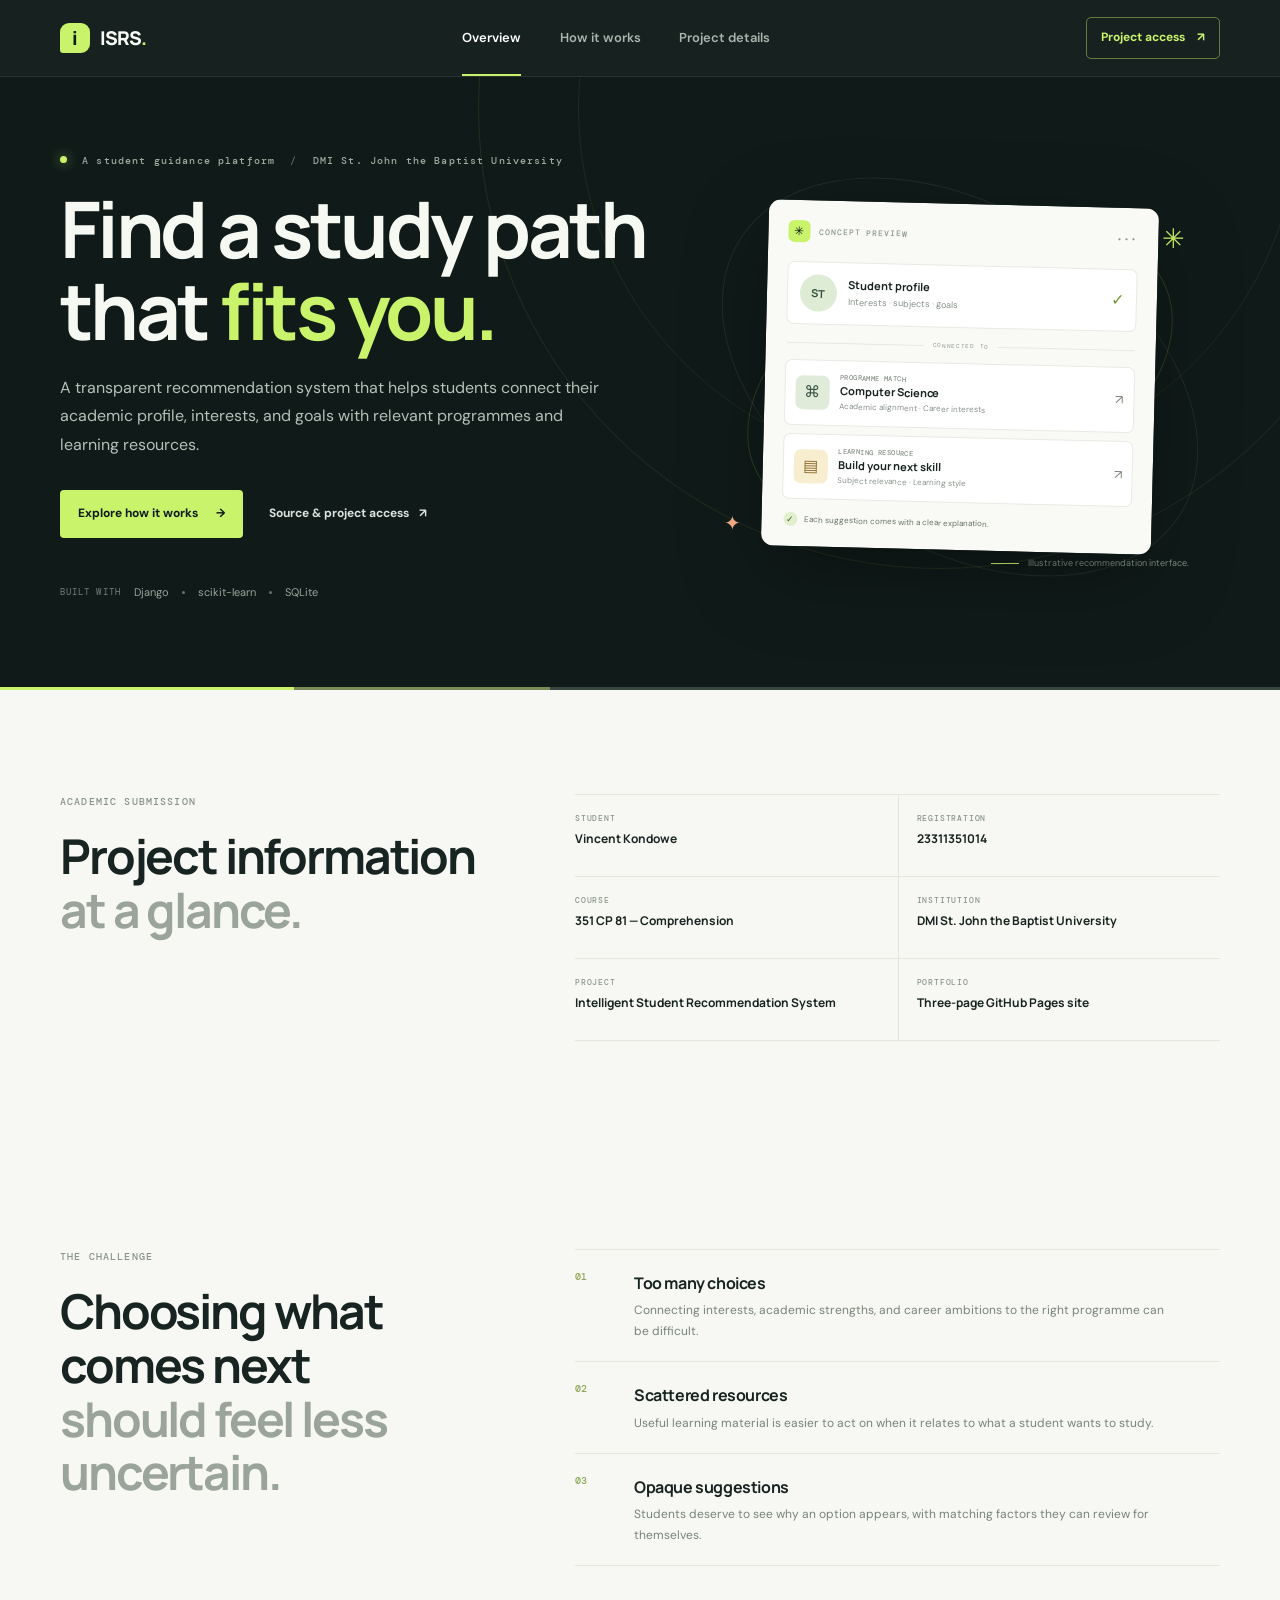
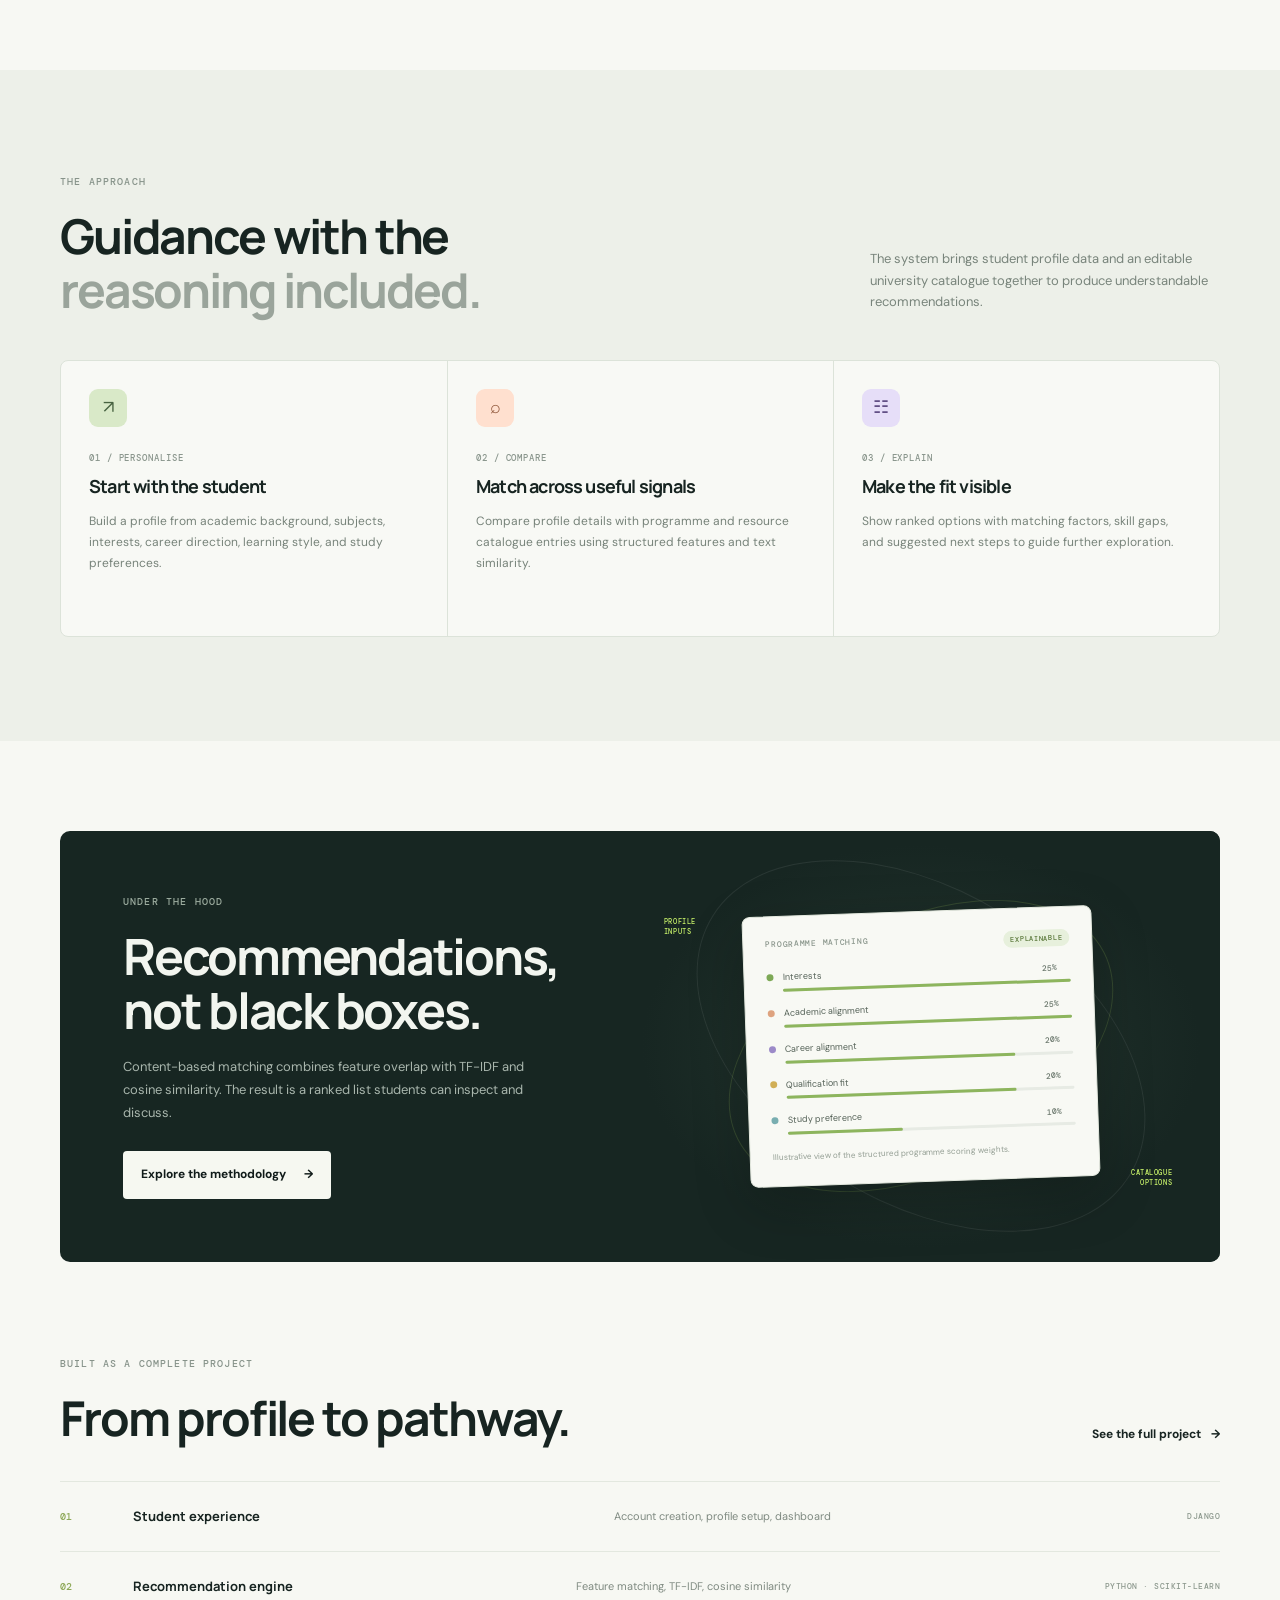
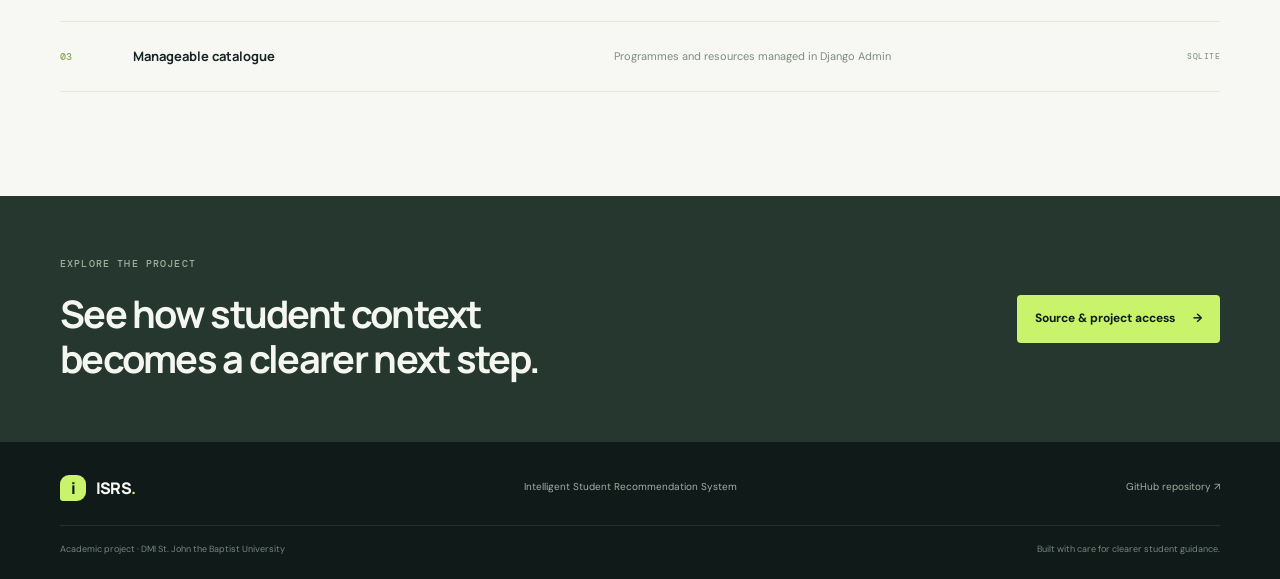
<file: portfolio/index.html>
<!DOCTYPE html>
<html lang="en">
<head>
  <meta charset="UTF-8">
  <meta name="viewport" content="width=device-width, initial-scale=1.0">
  <meta name="theme-color" content="#101b19">
  <meta name="description" content="A transparent student guidance platform matching academic profiles to university programmes and learning resources.">
  <title>Intelligent Student Recommendation System | Project Portfolio</title>
  <link rel="preconnect" href="https://fonts.googleapis.com">
  <link rel="preconnect" href="https://fonts.gstatic.com" crossorigin>
  <link href="https://fonts.googleapis.com/css2?family=DM+Mono:wght@400;500&family=DM+Sans:wght@400;500;600;700&family=Manrope:wght@400;500;600;700;800&display=swap" rel="stylesheet">
  <link rel="stylesheet" href="assets/css/styles.css">
</head>
<body>
  <header class="site-header">
    <nav class="container nav" aria-label="Main navigation">
      <a class="brand" href="index.html" aria-label="ISRS home"><span class="brand-mark">i</span><span>ISRS<span class="brand-dot">.</span></span></a>
      <div class="nav-links">
        <a class="active" aria-current="page" href="index.html">Overview</a>
        <a href="methodology.html">How it works</a>
        <a href="results.html">Project details</a>
      </div>
      <a class="nav-cta" href="results.html#project-access">Project access <span aria-hidden="true">↗</span></a>
    </nav>
  </header>

  <main>
    <section class="hero">
      <div class="container hero-layout">
        <div class="hero-copy">
          <p class="eyebrow"><span class="status-dot"></span> A student guidance platform <span class="eyebrow-divider">/</span> DMI St. John the Baptist University</p>
          <h1>Find a study path<br>that <span class="highlight">fits you.</span></h1>
          <p class="hero-lead">A transparent recommendation system that helps students connect their academic profile, interests, and goals with relevant programmes and learning resources.</p>
          <div class="hero-actions">
            <a class="button button-primary" href="methodology.html">Explore how it works <span aria-hidden="true">→</span></a>
            <a class="text-link" href="results.html#project-access">Source & project access <span aria-hidden="true">↗</span></a>
          </div>
          <div class="hero-meta"><span class="mono">BUILT WITH</span><span>Django</span><i></i><span>scikit-learn</span><i></i><span>SQLite</span></div>
        </div>

        <div class="visual-wrap" aria-label="Illustration of a student profile matched to study recommendations">
          <div class="visual-orbit orbit-one"></div><div class="visual-orbit orbit-two"></div>
          <div class="visual-spark spark-one">✳</div><div class="visual-spark spark-two">✦</div>
          <div class="match-card">
            <div class="match-topline"><span class="match-icon">✳</span><span>CONCEPT PREVIEW</span><span class="match-menu">•••</span></div>
            <div class="profile-row"><div class="avatar">ST</div><div><strong>Student profile</strong><small>Interests · subjects · goals</small></div><span class="profile-check">✓</span></div>
            <div class="match-divider"><span></span><small>CONNECTED TO</small><span></span></div>
            <div class="recommendation"><div class="rec-icon rec-icon-green">⌘</div><div class="rec-info"><small>PROGRAMME MATCH</small><strong>Computer Science</strong><span>Academic alignment · Career interests</span></div><span class="rec-arrow">↗</span></div>
            <div class="recommendation"><div class="rec-icon rec-icon-gold">▤</div><div class="rec-info"><small>LEARNING RESOURCE</small><strong>Build your next skill</strong><span>Subject relevance · Learning style</span></div><span class="rec-arrow">↗</span></div>
            <div class="match-note"><span class="note-check">✓</span> Each suggestion comes with a clear explanation.</div>
          </div>
          <p class="visual-caption"><span class="caption-line"></span>Illustrative recommendation interface.</p>
        </div>
      </div>
      <div class="hero-bottom-rule"></div>
    </section>

    <section class="container submission-section section-pad">
      <div class="section-heading">
        <p class="eyebrow eyebrow-dark">ACADEMIC SUBMISSION</p>
        <h2>Project information<br><span class="muted-heading">at a glance.</span></h2>
      </div>
      <div class="submission-grid">
        <article class="submission-card"><span>STUDENT</span><strong>Vincent Kondowe</strong></article>
        <article class="submission-card"><span>REGISTRATION</span><strong>23311351014</strong></article>
        <article class="submission-card"><span>COURSE</span><strong>351 CP 81 — Comprehension</strong></article>
        <article class="submission-card"><span>INSTITUTION</span><strong>DMI St. John the Baptist University</strong></article>
        <article class="submission-card"><span>PROJECT</span><strong>Intelligent Student Recommendation System</strong></article>
        <article class="submission-card"><span>PORTFOLIO</span><strong>Three-page GitHub Pages site</strong></article>
      </div>
    </section>

    <section class="container problem-section section-pad">
      <div class="section-heading">
        <p class="eyebrow eyebrow-dark">THE CHALLENGE</p>
        <h2>Choosing what comes next<br><span class="muted-heading">should feel less uncertain.</span></h2>
      </div>
      <div class="problem-grid">
        <article class="problem-item"><span class="item-number">01</span><div><h3>Too many choices</h3><p>Connecting interests, academic strengths, and career ambitions to the right programme can be difficult.</p></div></article>
        <article class="problem-item"><span class="item-number">02</span><div><h3>Scattered resources</h3><p>Useful learning material is easier to act on when it relates to what a student wants to study.</p></div></article>
        <article class="problem-item"><span class="item-number">03</span><div><h3>Opaque suggestions</h3><p>Students deserve to see why an option appears, with matching factors they can review for themselves.</p></div></article>
      </div>
    </section>

    <section class="feature-section section-pad">
      <div class="container">
        <div class="section-heading section-heading-row"><div><p class="eyebrow eyebrow-dark">THE APPROACH</p><h2>Guidance with the<br><span class="muted-heading">reasoning included.</span></h2></div><p class="section-aside">The system brings student profile data and an editable university catalogue together to produce understandable recommendations.</p></div>
        <div class="feature-grid">
          <article class="feature-card"><span class="feature-icon icon-sage">↗</span><p class="feature-label">01 / PERSONALISE</p><h3>Start with the student</h3><p>Build a profile from academic background, subjects, interests, career direction, learning style, and study preferences.</p></article>
          <article class="feature-card"><span class="feature-icon icon-peach">⌕</span><p class="feature-label">02 / COMPARE</p><h3>Match across useful signals</h3><p>Compare profile details with programme and resource catalogue entries using structured features and text similarity.</p></article>
          <article class="feature-card"><span class="feature-icon icon-lilac">☷</span><p class="feature-label">03 / EXPLAIN</p><h3>Make the fit visible</h3><p>Show ranked options with matching factors, skill gaps, and suggested next steps to guide further exploration.</p></article>
        </div>
      </div>
    </section>

    <section class="container methodology-teaser section-pad">
      <div class="method-panel">
        <div class="method-copy"><p class="eyebrow">UNDER THE HOOD</p><h2>Recommendations,<br>not black boxes.</h2><p>Content-based matching combines feature overlap with TF-IDF and cosine similarity. The result is a ranked list students can inspect and discuss.</p><a class="button button-light" href="methodology.html">Explore the methodology <span aria-hidden="true">→</span></a></div>
        <div class="method-visual" aria-label="Illustration of weighted recommendation signals">
          <div class="signal-card"><div class="signal-heading"><span>PROGRAMME MATCHING</span><span class="signal-badge">EXPLAINABLE</span></div><div class="signal-row"><span class="signal-dot dot-one"></span><span>Interests</span><b>25%</b><div class="signal-bar"><i style="width:100%"></i></div></div><div class="signal-row"><span class="signal-dot dot-two"></span><span>Academic alignment</span><b>25%</b><div class="signal-bar"><i style="width:100%"></i></div></div><div class="signal-row"><span class="signal-dot dot-three"></span><span>Career alignment</span><b>20%</b><div class="signal-bar"><i style="width:80%"></i></div></div><div class="signal-row"><span class="signal-dot dot-four"></span><span>Qualification fit</span><b>20%</b><div class="signal-bar"><i style="width:80%"></i></div></div><div class="signal-row"><span class="signal-dot dot-five"></span><span>Study preference</span><b>10%</b><div class="signal-bar"><i style="width:40%"></i></div></div><p class="signal-footnote">Illustrative view of the structured programme scoring weights.</p></div>
          <div class="orbit-label label-left">PROFILE<br>INPUTS</div><div class="orbit-label label-right">CATALOGUE<br>OPTIONS</div>
        </div>
      </div>
    </section>

    <section class="container stack-section section-pad">
      <div class="stack-heading"><div><p class="eyebrow eyebrow-dark">BUILT AS A COMPLETE PROJECT</p><h2>From profile to pathway.</h2></div><a class="text-link" href="results.html#project-access">See the full project <span aria-hidden="true">→</span></a></div>
      <div class="stack-list"><div><span class="stack-index">01</span><strong>Student experience</strong><span>Account creation, profile setup, dashboard</span><b>DJANGO</b></div><div><span class="stack-index">02</span><strong>Recommendation engine</strong><span>Feature matching, TF-IDF, cosine similarity</span><b>PYTHON · SCIKIT-LEARN</b></div><div><span class="stack-index">03</span><strong>Manageable catalogue</strong><span>Programmes and resources managed in Django Admin</span><b>SQLITE</b></div></div>
    </section>

    <section class="closing-section"><div class="container closing-inner"><div><p class="eyebrow">EXPLORE THE PROJECT</p><h2>See how student context<br>becomes a clearer next step.</h2></div><a class="button button-primary" href="results.html#project-access">Source & project access <span aria-hidden="true">→</span></a></div></section>
  </main>

  <footer class="site-footer"><div class="container footer-row"><a class="brand footer-brand" href="index.html"><span class="brand-mark">i</span><span>ISRS<span class="brand-dot">.</span></span></a><span>Intelligent Student Recommendation System</span><a href="https://github.com/V1n1eX/intelligent-student-recommendation-system" target="_blank" rel="noopener noreferrer">GitHub repository <span aria-hidden="true">↗</span></a></div><div class="container footer-bottom"><span>Academic project · DMI St. John the Baptist University</span><span>Built with care for clearer student guidance.</span></div></footer>
</body>
</html>
</file>
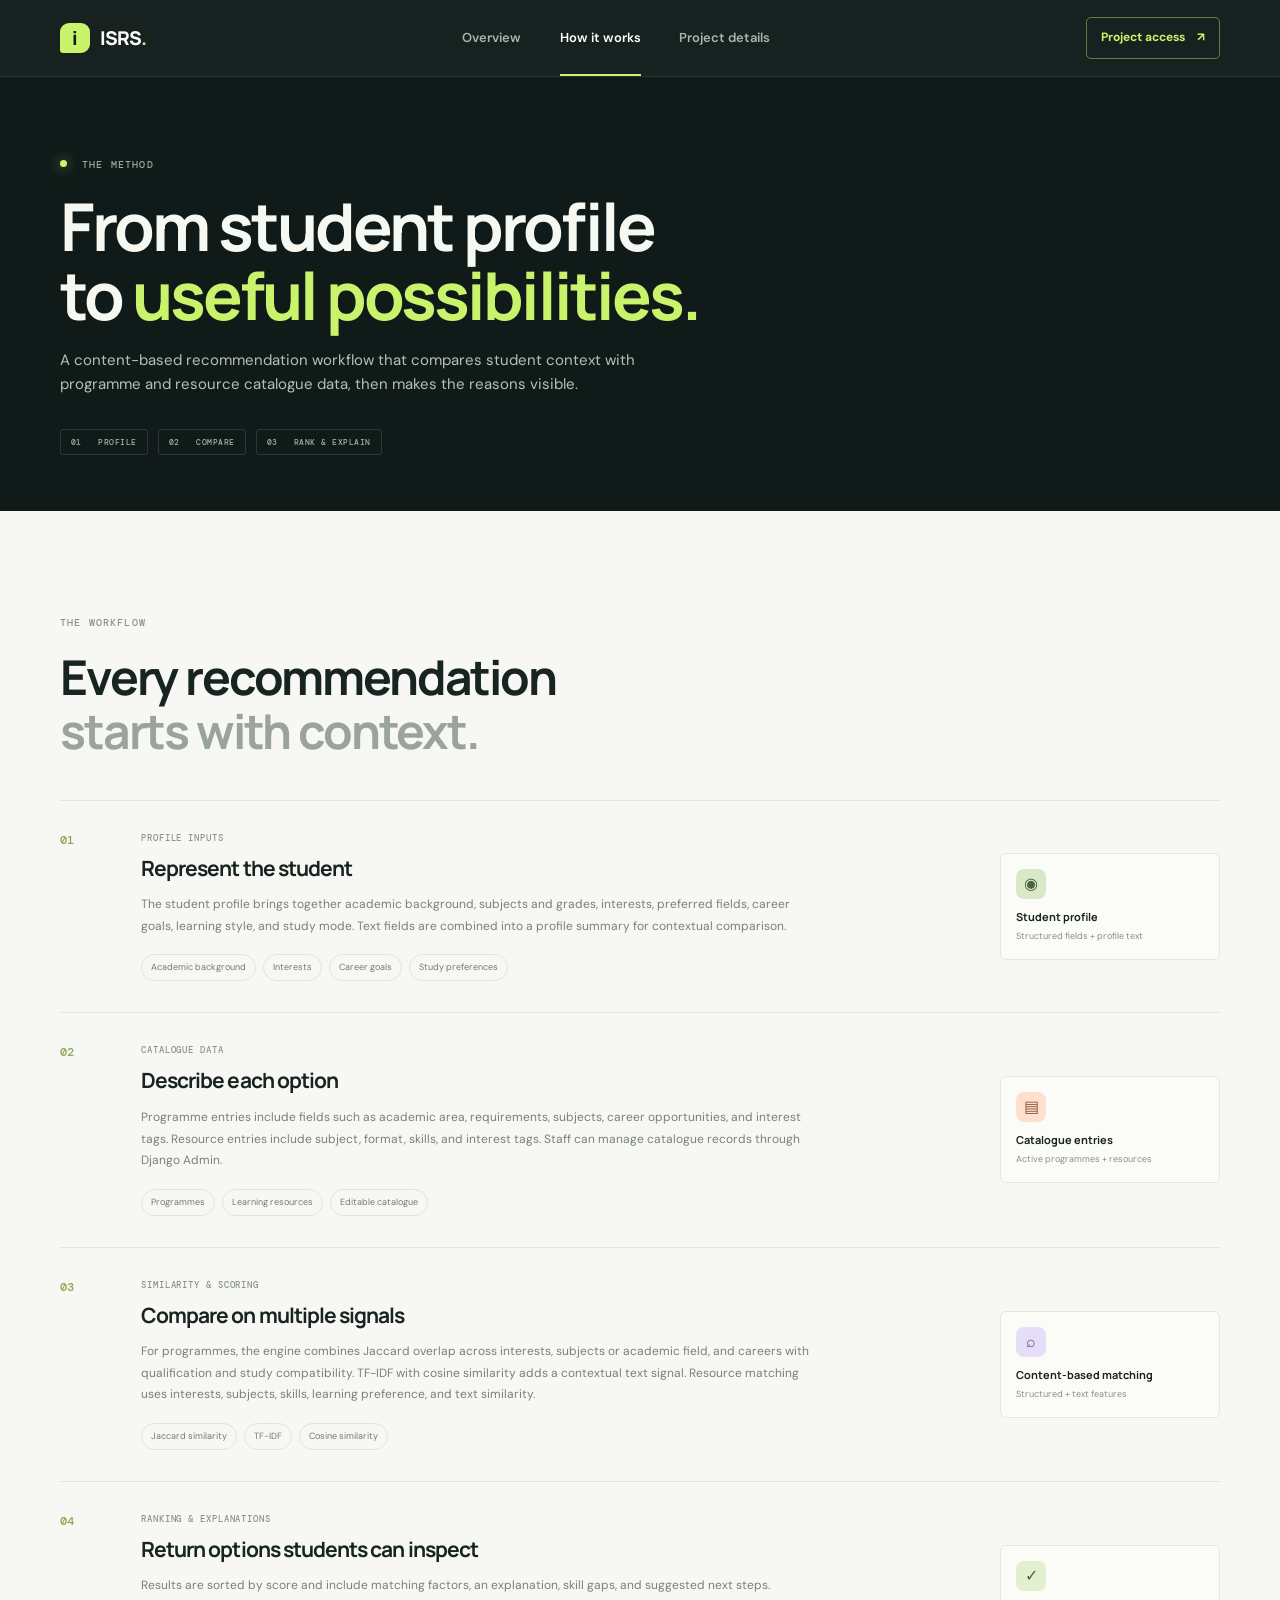
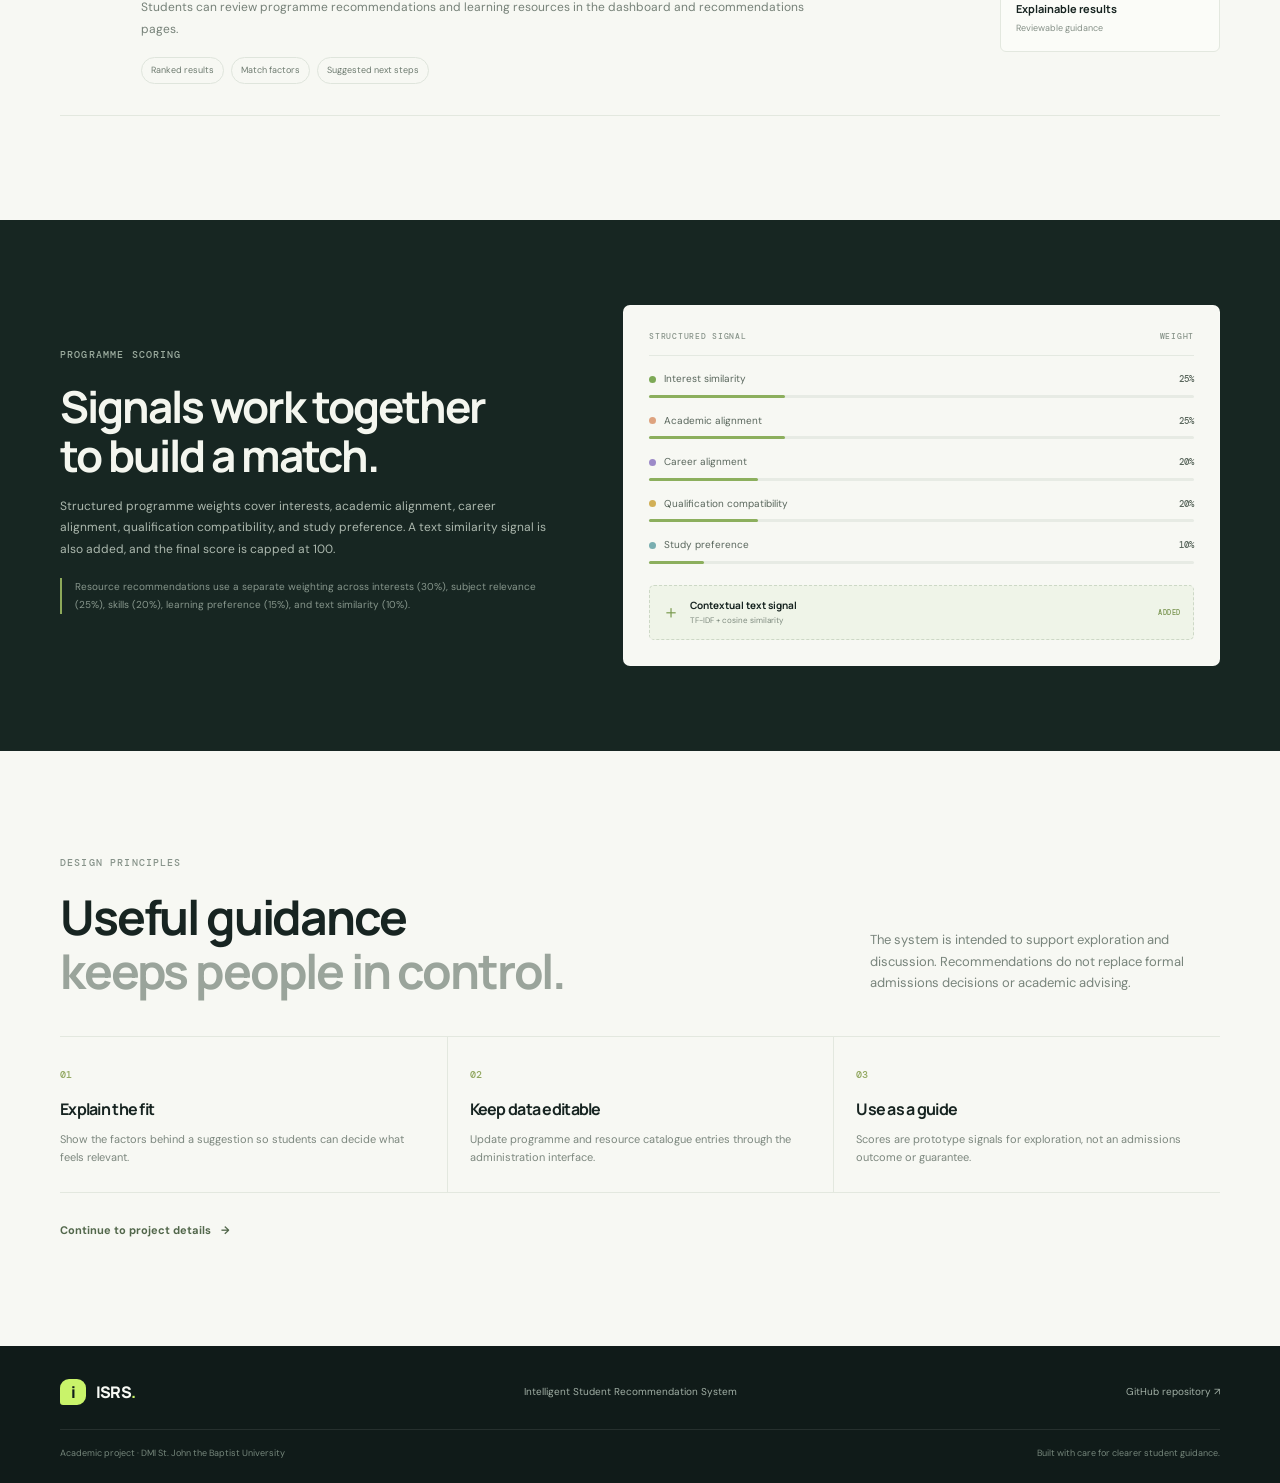
<file: portfolio/methodology.html>
<!DOCTYPE html>
<html lang="en">
<head>
  <meta charset="UTF-8">
  <meta name="viewport" content="width=device-width, initial-scale=1.0">
  <meta name="theme-color" content="#101b19">
  <meta name="description" content="How the Intelligent Student Recommendation System represents student profiles and ranks programmes and learning resources.">
  <title>How it works | ISRS</title>
  <link rel="preconnect" href="https://fonts.googleapis.com"><link rel="preconnect" href="https://fonts.gstatic.com" crossorigin>
  <link href="https://fonts.googleapis.com/css2?family=DM+Mono:wght@400;500&family=DM+Sans:wght@400;500;600;700&family=Manrope:wght@400;500;600;700;800&display=swap" rel="stylesheet">
  <link rel="stylesheet" href="assets/css/styles.css">
</head>
<body>
  <header class="site-header"><nav class="container nav" aria-label="Main navigation"><a class="brand" href="index.html"><span class="brand-mark">i</span><span>ISRS<span class="brand-dot">.</span></span></a><div class="nav-links"><a href="index.html">Overview</a><a class="active" aria-current="page" href="methodology.html">How it works</a><a href="results.html">Project details</a></div><a class="nav-cta" href="results.html#project-access">Project access <span aria-hidden="true">↗</span></a></nav></header>
  <main>
    <section class="page-hero"><div class="container"><p class="eyebrow"><span class="status-dot"></span> THE METHOD</p><h1>From student profile<br>to <span class="highlight">useful possibilities.</span></h1><p class="page-lead">A content-based recommendation workflow that compares student context with programme and resource catalogue data, then makes the reasons visible.</p><div class="page-hero-meta"><span>01 &nbsp; PROFILE</span><span>02 &nbsp; COMPARE</span><span>03 &nbsp; RANK & EXPLAIN</span></div></div></section>

    <section class="container section-pad method-steps"><div class="section-heading"><p class="eyebrow eyebrow-dark">THE WORKFLOW</p><h2>Every recommendation<br><span class="muted-heading">starts with context.</span></h2></div>
      <div class="workflow-list">
        <article class="workflow-step"><div class="step-index">01</div><div class="step-body"><p class="feature-label">PROFILE INPUTS</p><h3>Represent the student</h3><p>The student profile brings together academic background, subjects and grades, interests, preferred fields, career goals, learning style, and study mode. Text fields are combined into a profile summary for contextual comparison.</p><div class="tag-row"><span>Academic background</span><span>Interests</span><span>Career goals</span><span>Study preferences</span></div></div><div class="step-aside"><span class="aside-icon">◉</span><strong>Student profile</strong><small>Structured fields + profile text</small></div></article>
        <article class="workflow-step"><div class="step-index">02</div><div class="step-body"><p class="feature-label">CATALOGUE DATA</p><h3>Describe each option</h3><p>Programme entries include fields such as academic area, requirements, subjects, career opportunities, and interest tags. Resource entries include subject, format, skills, and interest tags. Staff can manage catalogue records through Django Admin.</p><div class="tag-row"><span>Programmes</span><span>Learning resources</span><span>Editable catalogue</span></div></div><div class="step-aside"><span class="aside-icon aside-icon-peach">▤</span><strong>Catalogue entries</strong><small>Active programmes + resources</small></div></article>
        <article class="workflow-step"><div class="step-index">03</div><div class="step-body"><p class="feature-label">SIMILARITY & SCORING</p><h3>Compare on multiple signals</h3><p>For programmes, the engine combines Jaccard overlap across interests, subjects or academic field, and careers with qualification and study compatibility. TF-IDF with cosine similarity adds a contextual text signal. Resource matching uses interests, subjects, skills, learning preference, and text similarity.</p><div class="tag-row"><span>Jaccard similarity</span><span>TF-IDF</span><span>Cosine similarity</span></div></div><div class="step-aside"><span class="aside-icon aside-icon-lilac">⌕</span><strong>Content-based matching</strong><small>Structured + text features</small></div></article>
        <article class="workflow-step"><div class="step-index">04</div><div class="step-body"><p class="feature-label">RANKING & EXPLANATIONS</p><h3>Return options students can inspect</h3><p>Results are sorted by score and include matching factors, an explanation, skill gaps, and suggested next steps. Students can review programme recommendations and learning resources in the dashboard and recommendations pages.</p><div class="tag-row"><span>Ranked results</span><span>Match factors</span><span>Suggested next steps</span></div></div><div class="step-aside"><span class="aside-icon aside-icon-green">✓</span><strong>Explainable results</strong><small>Reviewable guidance</small></div></article>
      </div>
    </section>

    <section class="formula-section"><div class="container formula-layout"><div><p class="eyebrow">PROGRAMME SCORING</p><h2>Signals work together<br>to build a match.</h2><p>Structured programme weights cover interests, academic alignment, career alignment, qualification compatibility, and study preference. A text similarity signal is also added, and the final score is capped at 100.</p><p class="formula-caveat">Resource recommendations use a separate weighting across interests (30%), subject relevance (25%), skills (20%), learning preference (15%), and text similarity (10%).</p></div><div class="weight-card"><div class="weight-heading"><span>STRUCTURED SIGNAL</span><span>WEIGHT</span></div><div class="weight-row"><span><i class="weight-dot dot-one"></i>Interest similarity</span><b>25%</b><div class="weight-track"><i style="width:25%"></i></div></div><div class="weight-row"><span><i class="weight-dot dot-two"></i>Academic alignment</span><b>25%</b><div class="weight-track"><i style="width:25%"></i></div></div><div class="weight-row"><span><i class="weight-dot dot-three"></i>Career alignment</span><b>20%</b><div class="weight-track"><i style="width:20%"></i></div></div><div class="weight-row"><span><i class="weight-dot dot-four"></i>Qualification compatibility</span><b>20%</b><div class="weight-track"><i style="width:20%"></i></div></div><div class="weight-row"><span><i class="weight-dot dot-five"></i>Study preference</span><b>10%</b><div class="weight-track"><i style="width:10%"></i></div></div><div class="text-signal"><span>＋</span><div><strong>Contextual text signal</strong><small>TF-IDF + cosine similarity</small></div><span class="text-signal-label">ADDED</span></div></div></div></section>

    <section class="container section-pad principles"><div class="section-heading section-heading-row"><div><p class="eyebrow eyebrow-dark">DESIGN PRINCIPLES</p><h2>Useful guidance<br><span class="muted-heading">keeps people in control.</span></h2></div><p class="section-aside">The system is intended to support exploration and discussion. Recommendations do not replace formal admissions decisions or academic advising.</p></div><div class="principle-grid"><article><span>01</span><h3>Explain the fit</h3><p>Show the factors behind a suggestion so students can decide what feels relevant.</p></article><article><span>02</span><h3>Keep data editable</h3><p>Update programme and resource catalogue entries through the administration interface.</p></article><article><span>03</span><h3>Use as a guide</h3><p>Scores are prototype signals for exploration, not an admissions outcome or guarantee.</p></article></div><a class="back-link" href="results.html">Continue to project details <span aria-hidden="true">→</span></a></section>
  </main>
  <footer class="site-footer"><div class="container footer-row"><a class="brand footer-brand" href="index.html"><span class="brand-mark">i</span><span>ISRS<span class="brand-dot">.</span></span></a><span>Intelligent Student Recommendation System</span><a href="https://github.com/V1n1eX/intelligent-student-recommendation-system" target="_blank" rel="noopener noreferrer">GitHub repository <span aria-hidden="true">↗</span></a></div><div class="container footer-bottom"><span>Academic project · DMI St. John the Baptist University</span><span>Built with care for clearer student guidance.</span></div></footer>
</body>
</html>
</file>
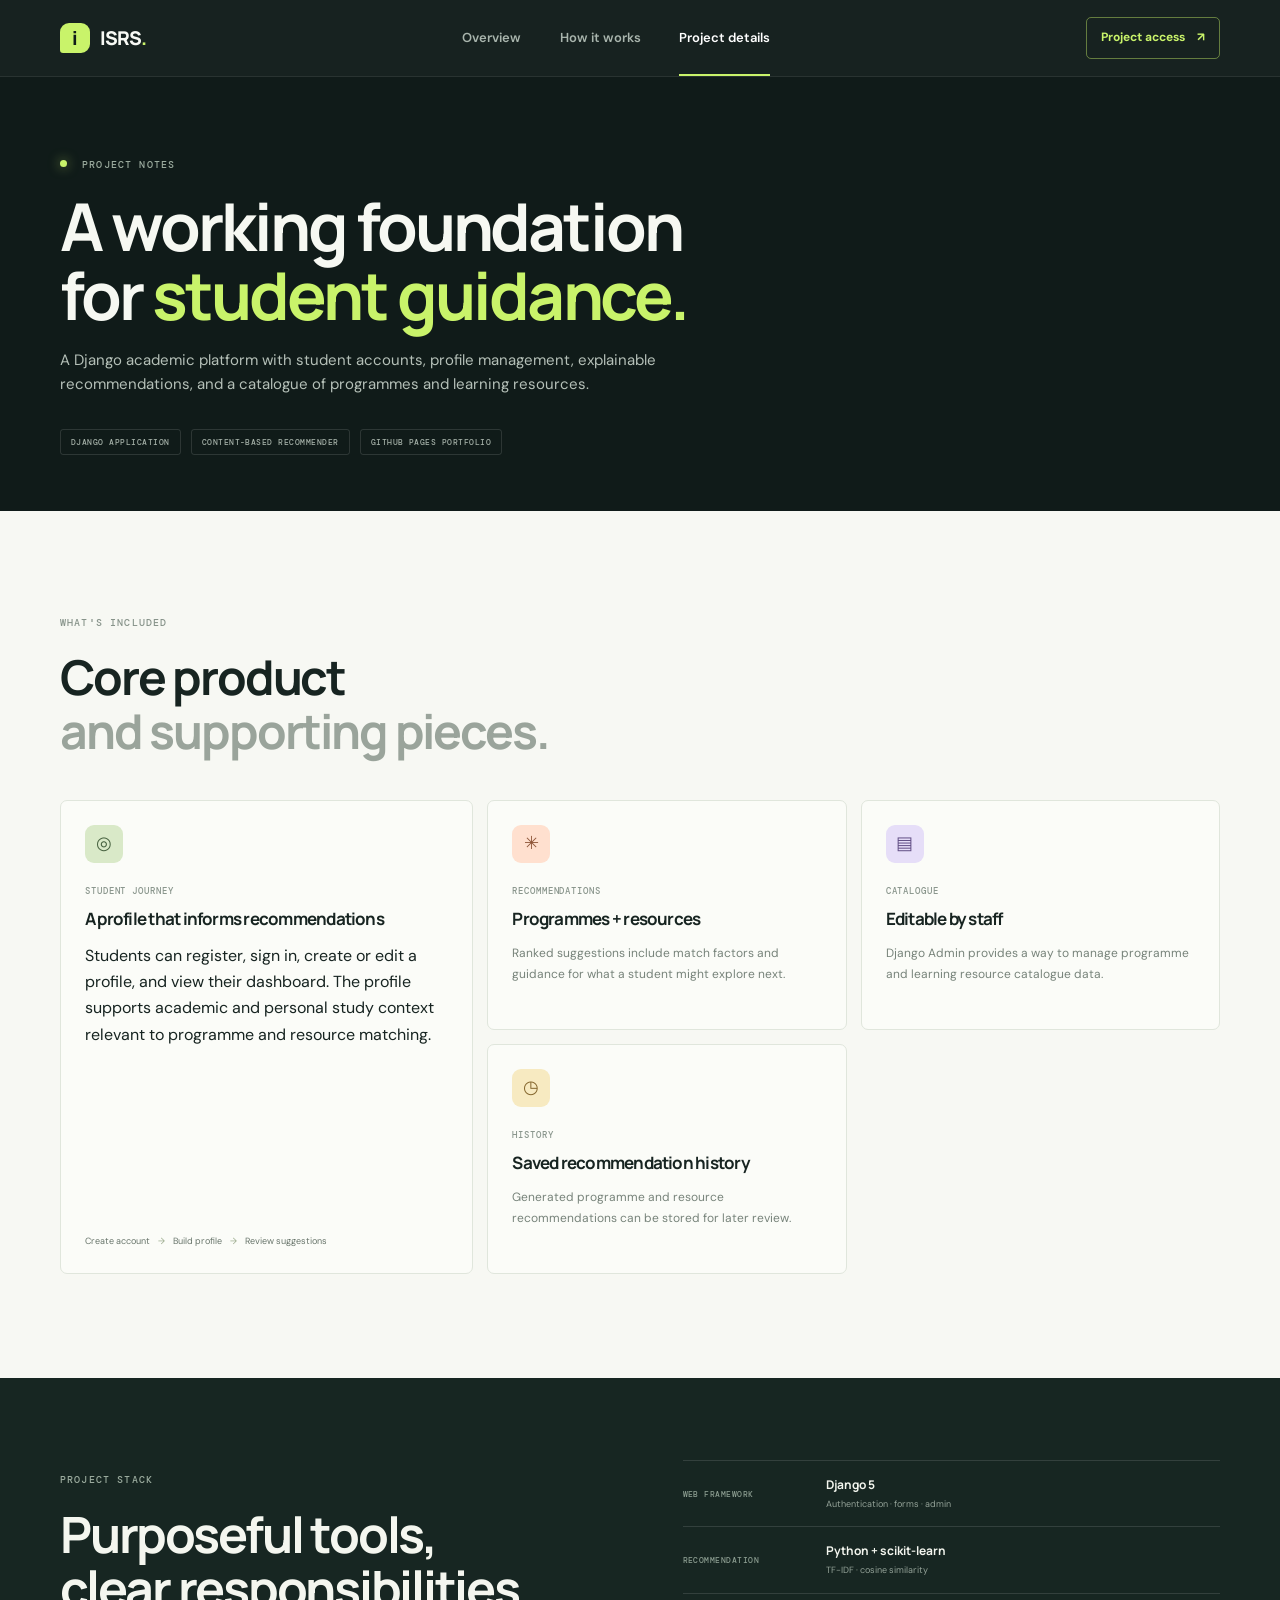
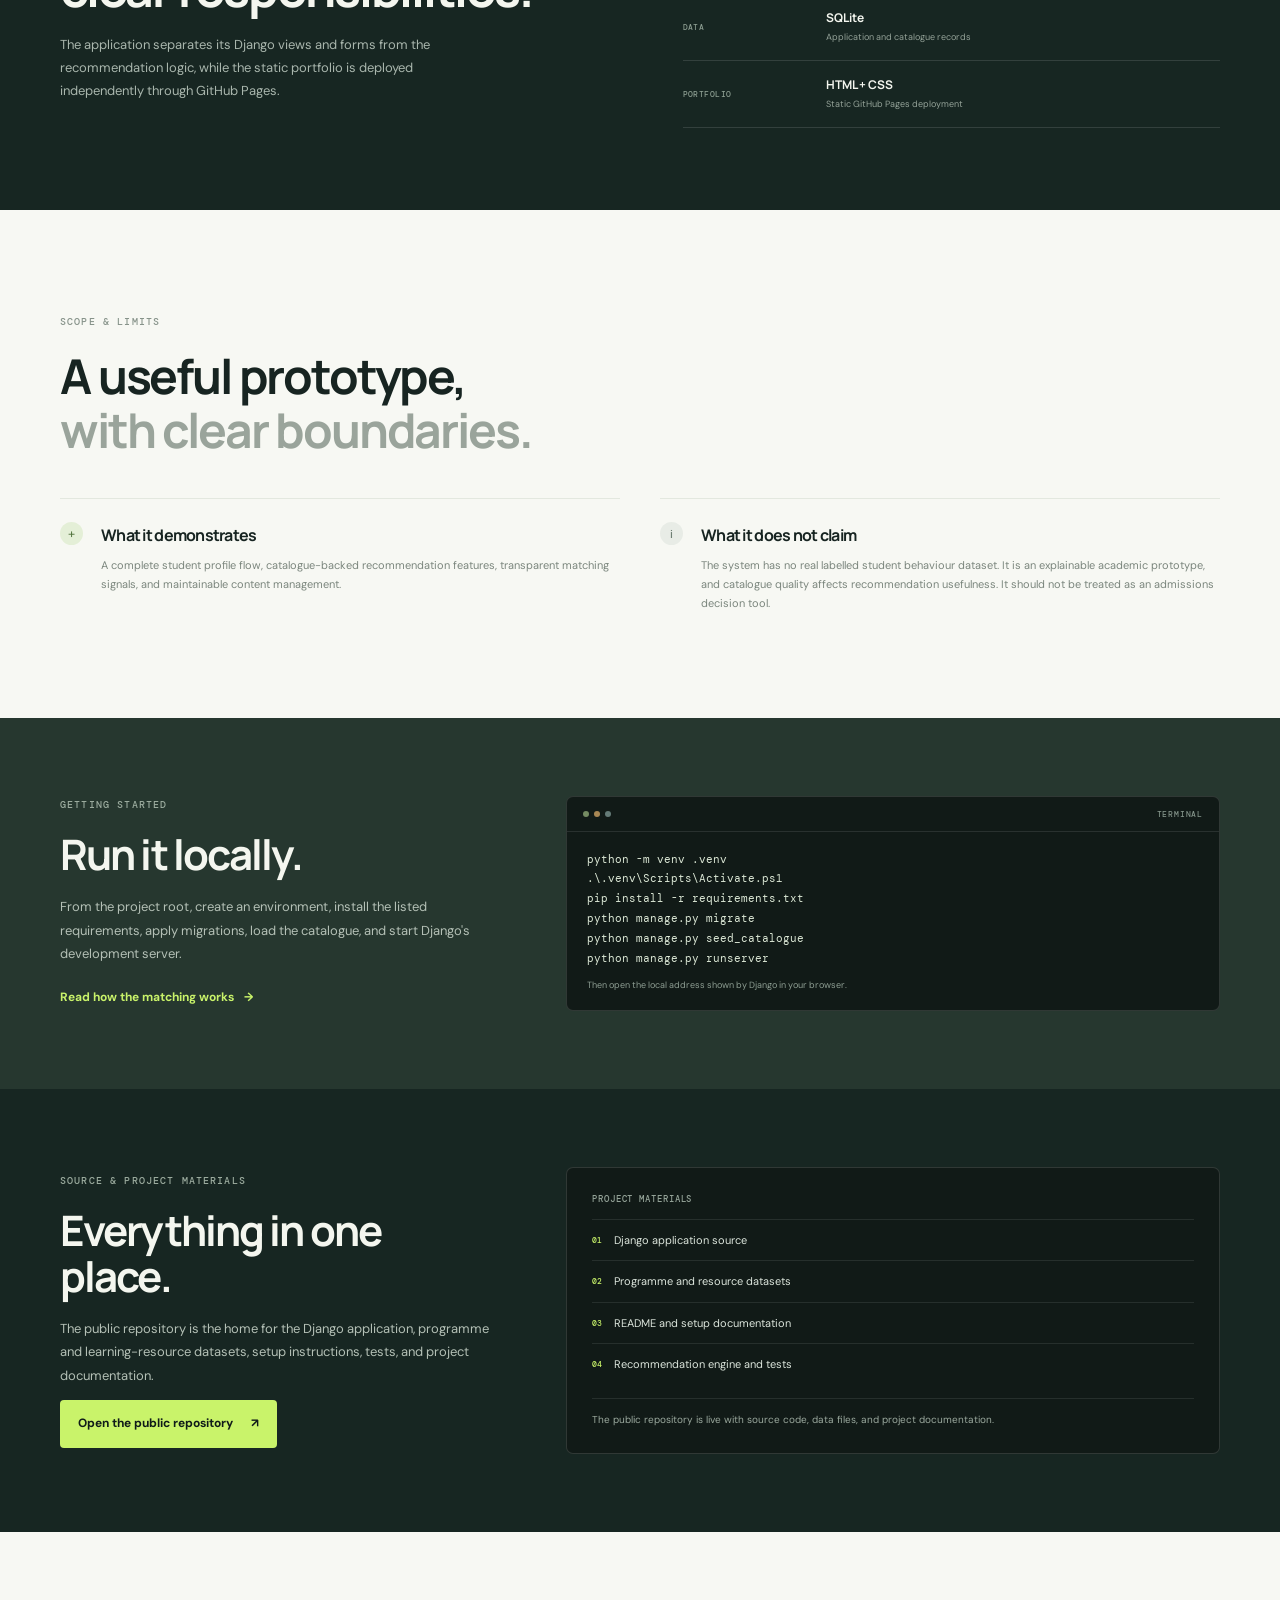
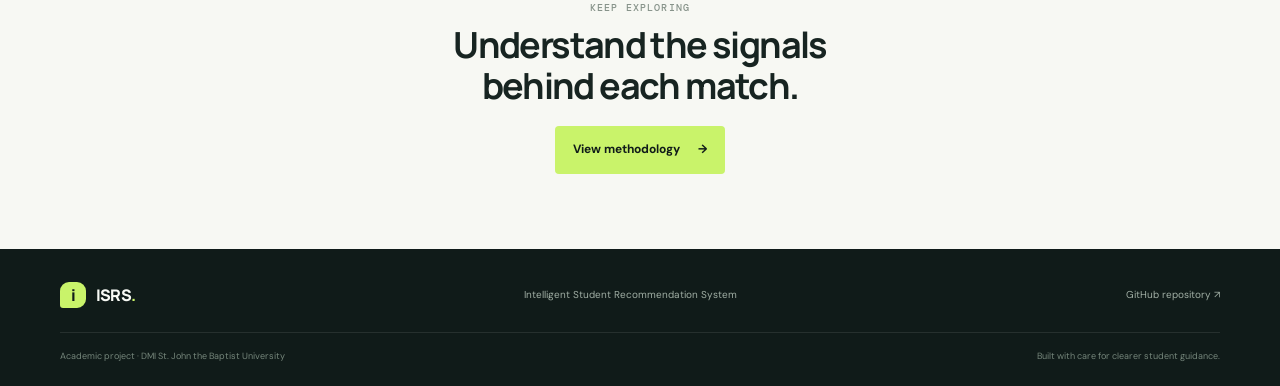
<file: portfolio/results.html>
<!DOCTYPE html>
<html lang="en">
<head>
  <meta charset="UTF-8"><meta name="viewport" content="width=device-width, initial-scale=1.0"><meta name="theme-color" content="#101b19">
  <meta name="description" content="Project scope, implemented features, technology, setup instructions, and limitations for the Intelligent Student Recommendation System.">
  <title>Project details | ISRS</title>
  <link rel="preconnect" href="https://fonts.googleapis.com"><link rel="preconnect" href="https://fonts.gstatic.com" crossorigin>
  <link href="https://fonts.googleapis.com/css2?family=DM+Mono:wght@400;500&family=DM+Sans:wght@400;500;600;700&family=Manrope:wght@400;500;600;700;800&display=swap" rel="stylesheet">
  <link rel="stylesheet" href="assets/css/styles.css">
</head>
<body>
  <header class="site-header"><nav class="container nav" aria-label="Main navigation"><a class="brand" href="index.html"><span class="brand-mark">i</span><span>ISRS<span class="brand-dot">.</span></span></a><div class="nav-links"><a href="index.html">Overview</a><a href="methodology.html">How it works</a><a class="active" aria-current="page" href="results.html">Project details</a></div><a class="nav-cta" href="#project-access">Project access <span aria-hidden="true">↗</span></a></nav></header>
  <main>
    <section class="page-hero"><div class="container"><p class="eyebrow"><span class="status-dot"></span> PROJECT NOTES</p><h1>A working foundation<br>for <span class="highlight">student guidance.</span></h1><p class="page-lead">A Django academic platform with student accounts, profile management, explainable recommendations, and a catalogue of programmes and learning resources.</p><div class="page-hero-meta"><span>DJANGO APPLICATION</span><span>CONTENT-BASED RECOMMENDER</span><span>GITHUB PAGES PORTFOLIO</span></div></div></section>
    <section class="container section-pad details-section"><div class="section-heading"><p class="eyebrow eyebrow-dark">WHAT'S INCLUDED</p><h2>Core product<br><span class="muted-heading">and supporting pieces.</span></h2></div>
      <div class="details-grid"><article class="detail-card detail-card-large"><span class="detail-icon icon-sage">◎</span><p class="feature-label">STUDENT JOURNEY</p><h3>A profile that informs recommendations</h3><p>Students can register, sign in, create or edit a profile, and view their dashboard. The profile supports academic and personal study context relevant to programme and resource matching.</p><div class="mini-flow"><span>Create account</span><i>→</i><span>Build profile</span><i>→</i><span>Review suggestions</span></div></article><article class="detail-card"><span class="detail-icon icon-peach">✳</span><p class="feature-label">RECOMMENDATIONS</p><h3>Programmes + resources</h3><p>Ranked suggestions include match factors and guidance for what a student might explore next.</p></article><article class="detail-card"><span class="detail-icon icon-lilac">▤</span><p class="feature-label">CATALOGUE</p><h3>Editable by staff</h3><p>Django Admin provides a way to manage programme and learning resource catalogue data.</p></article><article class="detail-card"><span class="detail-icon icon-gold">◷</span><p class="feature-label">HISTORY</p><h3>Saved recommendation history</h3><p>Generated programme and resource recommendations can be stored for later review.</p></article></div>
    </section>
    <section class="tech-section"><div class="container tech-layout"><div><p class="eyebrow">PROJECT STACK</p><h2>Purposeful tools,<br>clear responsibilities.</h2><p>The application separates its Django views and forms from the recommendation logic, while the static portfolio is deployed independently through GitHub Pages.</p></div><div class="tech-list"><div><span>WEB FRAMEWORK</span><strong>Django 5</strong><small>Authentication · forms · admin</small></div><div><span>RECOMMENDATION</span><strong>Python + scikit-learn</strong><small>TF-IDF · cosine similarity</small></div><div><span>DATA</span><strong>SQLite</strong><small>Application and catalogue records</small></div><div><span>PORTFOLIO</span><strong>HTML + CSS</strong><small>Static GitHub Pages deployment</small></div></div></div></section>
    <section class="container section-pad limits-section"><div class="section-heading"><p class="eyebrow eyebrow-dark">SCOPE & LIMITS</p><h2>A useful prototype,<br><span class="muted-heading">with clear boundaries.</span></h2></div><div class="limits-grid"><article><span class="limit-mark">+</span><div><h3>What it demonstrates</h3><p>A complete student profile flow, catalogue-backed recommendation features, transparent matching signals, and maintainable content management.</p></div></article><article><span class="limit-mark limit-mark-muted">i</span><div><h3>What it does not claim</h3><p>The system has no real labelled student behaviour dataset. It is an explainable academic prototype, and catalogue quality affects recommendation usefulness. It should not be treated as an admissions decision tool.</p></div></article></div></section>
    <section class="run-section" id="run-project"><div class="container run-layout"><div><p class="eyebrow">GETTING STARTED</p><h2>Run it locally.</h2><p>From the project root, create an environment, install the listed requirements, apply migrations, load the catalogue, and start Django's development server.</p><a class="text-link light-link" href="methodology.html">Read how the matching works <span aria-hidden="true">→</span></a></div><div class="code-card"><div class="code-top"><span><i></i><i></i><i></i></span><span>TERMINAL</span></div><pre><code>python -m venv .venv
.\.venv\Scripts\Activate.ps1
pip install -r requirements.txt
python manage.py migrate
python manage.py seed_catalogue
python manage.py runserver</code></pre><p>Then open the local address shown by Django in your browser.</p></div></div></section>
    <section class="run-section repository-section" id="project-access"><div class="container run-layout"><div><p class="eyebrow">SOURCE & PROJECT MATERIALS</p><h2>Everything in one place.</h2><p>The public repository is the home for the Django application, programme and learning-resource datasets, setup instructions, tests, and project documentation.</p><a class="button button-primary" href="https://github.com/V1n1eX/intelligent-student-recommendation-system" target="_blank" rel="noopener noreferrer">Open the public repository <span aria-hidden="true">↗</span></a></div><div class="materials-card"><p class="feature-label">PROJECT MATERIALS</p><ul><li><span>01</span><a href="https://github.com/V1n1eX/intelligent-student-recommendation-system">Django application source</a></li><li><span>02</span><a href="https://github.com/V1n1eX/intelligent-student-recommendation-system/tree/main/data">Programme and resource datasets</a></li><li><span>03</span><a href="https://github.com/V1n1eX/intelligent-student-recommendation-system/blob/main/README.md">README and setup documentation</a></li><li><span>04</span><a href="https://github.com/V1n1eX/intelligent-student-recommendation-system/tree/main/recommender">Recommendation engine and tests</a></li></ul><p class="materials-note">The public repository is live with source code, data files, and project documentation.</p></div></div></section>
    <section class="container closing-note"><p class="eyebrow eyebrow-dark">KEEP EXPLORING</p><h2>Understand the signals<br>behind each match.</h2><a class="button button-primary" href="methodology.html">View methodology <span aria-hidden="true">→</span></a></section>
  </main>
  <footer class="site-footer"><div class="container footer-row"><a class="brand footer-brand" href="index.html"><span class="brand-mark">i</span><span>ISRS<span class="brand-dot">.</span></span></a><span>Intelligent Student Recommendation System</span><a href="https://github.com/V1n1eX/intelligent-student-recommendation-system" target="_blank" rel="noopener noreferrer">GitHub repository <span aria-hidden="true">↗</span></a></div><div class="container footer-bottom"><span>Academic project · DMI St. John the Baptist University</span><span>Built with care for clearer student guidance.</span></div></footer>
</body>
</html>
</file>
<file: portfolio/assets/css/styles.css>
@charset "UTF-8";
:root {
  --ink: #172421;
  --ink-soft: #35423d;
  --muted: #738078;
  --paper: #f7f8f3;
  --white: #fff;
  --forest: #101b19;
  --forest-2: #172622;
  --lime: #c9f36a;
  --line: #e3e8df;
  --peach: #ffb28b;
  --lilac: #d4c7f5;
  --sage: #d9e9c8;
  --gold: #f3d98a;
  --sans: "DM Sans", Arial, sans-serif;
  --display: "Manrope", "DM Sans", Arial, sans-serif;
  --mono: "DM Mono", Consolas, monospace;
}
* { box-sizing: border-box; }
html { scroll-behavior: smooth; scroll-padding-top: 88px; }
body { margin: 0; background: var(--paper); color: var(--ink); font-family: var(--sans); font-size: 16px; line-height: 1.65; -webkit-font-smoothing: antialiased; }
a { color: inherit; text-decoration: none; }
a:focus-visible { outline: 3px solid #79a72d; outline-offset: 4px; border-radius: 3px; }
.container { width: min(1160px, calc(100% - 48px)); margin: 0 auto; }
.site-header { position: sticky; top: 0; z-index: 20; color: #f6f8f2; background: rgba(16, 27, 25, .97); border-bottom: 1px solid rgba(255,255,255,.08); backdrop-filter: blur(16px); }
.nav { min-height: 76px; display: flex; align-items: center; justify-content: space-between; gap: 28px; }
.brand { display: inline-flex; align-items: center; gap: 10px; color: #f8faf5; font: 800 19px/1 var(--display); letter-spacing: -.05em; }
.brand-mark { width: 30px; height: 30px; display: grid; place-items: center; border-radius: 9px 9px 9px 3px; color: var(--forest); background: var(--lime); font: 800 19px/1 var(--display); }
.brand-dot { color: var(--lime); }
.nav-links { display: flex; align-items: center; gap: clamp(20px, 3vw, 40px); height: 76px; }
.nav-links a { height: 100%; display: inline-flex; align-items: center; position: relative; color: #a9b5ad; font-size: 13px; font-weight: 600; transition: color .2s ease; }
.nav-links a:hover, .nav-links a.active { color: #fff; }
.nav-links a.active::after { position: absolute; left: 0; right: 0; bottom: 0; height: 2px; content: ""; background: var(--lime); }
.nav-cta { display: inline-flex; align-items: center; gap: 12px; padding: 10px 14px; border: 1px solid rgba(201,243,106,.43); border-radius: 5px; color: var(--lime); font-size: 12px; font-weight: 700; transition: background .2s, color .2s; }
.nav-cta:hover { background: var(--lime); color: var(--forest); }
.hero { position: relative; overflow: hidden; color: #f6f8f2; background: var(--forest); }
.hero::before { position: absolute; top: -430px; right: -120px; width: 920px; height: 920px; border: 1px solid rgba(201,243,106,.09); border-radius: 50%; content: ""; }
.hero::after { position: absolute; top: -330px; right: -20px; width: 720px; height: 720px; border: 1px solid rgba(201,243,106,.07); border-radius: 50%; content: ""; }
.hero-layout { position: relative; z-index: 1; min-height: 610px; display: grid; grid-template-columns: 1.06fr .94fr; align-items: center; gap: 52px; padding-top: 58px; padding-bottom: 68px; }
.hero-copy { max-width: 610px; }
.eyebrow { margin: 0 0 20px; color: #9bab9e; font: 500 10px/1.5 var(--mono); letter-spacing: .115em; }
.status-dot { display: inline-block; width: 7px; height: 7px; margin: 0 8px 1px 0; border-radius: 50%; background: var(--lime); box-shadow: 0 0 12px rgba(201,243,106,.6); }
.eyebrow-divider { padding: 0 8px; color: #57665e; }
h1, h2, h3, p { margin-top: 0; }
h1, h2, h3 { font-family: var(--display); letter-spacing: -.045em; }
h1 { margin-bottom: 22px; font-size: clamp(48px, 6.3vw, 78px); line-height: 1.05; font-weight: 700; }
.highlight { color: var(--lime); }
.hero-lead { max-width: 555px; margin-bottom: 30px; color: #b5c0b8; font-size: 16px; line-height: 1.8; }
.hero-actions { display: flex; align-items: center; flex-wrap: wrap; gap: 26px; }
.button { min-height: 48px; display: inline-flex; align-items: center; justify-content: center; gap: 18px; padding: 0 18px; border-radius: 4px; font-size: 12px; font-weight: 700; transition: transform .2s ease, background .2s ease; }
.button:hover { transform: translateY(-2px); }
.button-primary { color: var(--forest); background: var(--lime); }
.button-primary:hover { background: #d6fa83; }
.text-link { display: inline-flex; align-items: center; gap: 10px; color: var(--ink); font-size: 12px; font-weight: 700; }
.hero .text-link { color: #dbe2dd; }
.text-link:hover { color: #8aa941; }
.hero .text-link:hover { color: var(--lime); }
.hero-meta { display: flex; align-items: center; flex-wrap: wrap; gap: 13px; margin-top: 45px; color: #97a59b; font-size: 11px; }
.hero-meta .mono { color: #607067; font: 500 9px var(--mono); letter-spacing: .12em; }
.hero-meta i { width: 3px; height: 3px; border-radius: 50%; background: #64736a; }
.visual-wrap { position: relative; min-height: 420px; display: grid; place-items: center; }
.visual-orbit { position: absolute; border: 1px solid rgba(201,243,106,.16); border-radius: 50%; transform: rotate(-24deg); }
.orbit-one { width: 450px; height: 270px; }
.orbit-two { width: 520px; height: 340px; border-color: rgba(255,255,255,.08); transform: rotate(32deg); }
.match-card { position: relative; z-index: 2; width: min(100%, 390px); padding: 19px; border: 1px solid rgba(255,255,255,.11); border-radius: 12px; background: #f9faf5; box-shadow: 0 25px 85px rgba(0,0,0,.32); color: var(--ink); transform: rotate(1.4deg); }
.match-topline { display: flex; align-items: center; gap: 9px; color: #8b968d; font: 500 8px var(--mono); letter-spacing: .11em; }
.match-icon { width: 22px; height: 22px; display: grid; place-items: center; border-radius: 6px; color: var(--forest); background: var(--lime); font-size: 12px; }
.match-menu { margin-left: auto; letter-spacing: 2px; }
.profile-row { display: flex; align-items: center; gap: 11px; margin: 19px 0 14px; padding: 12px; border: 1px solid #e7ebe3; border-radius: 7px; background: #fff; }
.avatar { width: 37px; height: 37px; display: grid; place-items: center; border-radius: 50%; color: #34533e; background: #deebd5; font: 700 11px var(--display); }
.profile-row strong, .profile-row small { display: block; }
.profile-row strong { font: 700 11px var(--display); }
.profile-row small { margin-top: 3px; color: #879188; font-size: 9px; }
.profile-check { margin-left: auto; color: #6d9a37; font-size: 16px; }
.match-divider { display: flex; align-items: center; gap: 9px; margin: 0 1px 13px; color: #a2aaa2; font: 500 7px var(--mono); letter-spacing: .1em; }
.match-divider span { height: 1px; flex: 1; background: #e5e9e2; }
.recommendation { display: flex; align-items: center; gap: 10px; padding: 12px 10px; border: 1px solid #e7ebe3; border-radius: 7px; background: white; }
.recommendation + .recommendation { margin-top: 8px; }
.rec-icon { width: 34px; height: 34px; flex: 0 0 auto; display: grid; place-items: center; border-radius: 7px; font-size: 16px; }
.rec-icon-green { color: #385545; background: #e0ecd9; }
.rec-icon-gold { color: #8b6a2e; background: #f7edcf; }
.rec-info { min-width: 0; }
.rec-info small, .rec-info strong, .rec-info span { display: block; }
.rec-info small { color: #879188; font: 500 7px var(--mono); letter-spacing: .06em; }
.rec-info strong { margin-top: 1px; font: 700 11px var(--display); }
.rec-info span { overflow: hidden; margin-top: 2px; color: #89928a; font-size: 8px; text-overflow: ellipsis; white-space: nowrap; }
.rec-arrow { margin-left: auto; color: #79867b; font-size: 13px; }
.match-note { display: flex; align-items: center; gap: 7px; margin: 13px 2px 0; color: #667268; font-size: 8px; }
.note-check { width: 14px; height: 14px; display: grid; place-items: center; border-radius: 50%; color: #48662e; background: #e1efcd; font-size: 9px; }
.visual-spark { position: absolute; z-index: 2; color: var(--lime); }
.spark-one { top: 50px; right: 35px; font-size: 27px; }
.spark-two { bottom: 47px; left: 25px; color: var(--peach); font-size: 20px; }
.visual-caption { position: absolute; right: 6%; bottom: 7px; display: flex; align-items: center; gap: 9px; color: #839187; font-size: 9px; }
.caption-line { width: 28px; height: 1px; background: var(--lime); }
.hero-bottom-rule { height: 3px; background: linear-gradient(90deg, var(--lime) 0 23%, #788a55 23% 43%, #35473e 43% 100%); }
.section-pad { padding-top: 104px; padding-bottom: 104px; }
.submission-section { display: grid; grid-template-columns: .8fr 1.2fr; gap: 85px; align-items: start; }
.submission-grid { display: grid; grid-template-columns: repeat(2, minmax(0, 1fr)); border-top: 1px solid var(--line); }
.submission-card { display: flex; flex-direction: column; gap: 7px; min-height: 82px; padding: 18px 16px 18px 0; border-bottom: 1px solid var(--line); }
.submission-card:nth-child(even) { padding-left: 18px; border-left: 1px solid var(--line); }
.submission-card span { color: #8a968d; font: 500 8px var(--mono); letter-spacing: .1em; }
.submission-card strong { color: var(--ink); font: 700 12px/1.5 var(--display); }
.problem-section { display: grid; grid-template-columns: .8fr 1.2fr; gap: 85px; align-items: start; }
.eyebrow-dark { color: #87938a; }
.section-heading h2, .stack-heading h2, .closing-note h2 { margin: 0; color: var(--ink); font-size: clamp(34px, 4vw, 48px); line-height: 1.12; }
.muted-heading { color: #9aa49b; }
.problem-grid { border-top: 1px solid var(--line); }
.problem-item { display: grid; grid-template-columns: 45px 1fr; gap: 14px; padding: 20px 0; border-bottom: 1px solid var(--line); }
.item-number, .stack-index { color: #8ca755; font: 500 10px var(--mono); }
.problem-item h3 { margin: 0 0 4px; font-size: 16px; letter-spacing: -.025em; }
.problem-item p { max-width: 540px; margin: 0; color: #78847b; font-size: 12px; line-height: 1.7; }
.feature-section { background: #edf0e9; }
.section-heading-row { display: flex; align-items: end; justify-content: space-between; gap: 36px; margin-bottom: 43px; }
.section-aside { max-width: 350px; margin: 0 0 4px; color: #78847b; font-size: 13px; }
.feature-grid { display: grid; grid-template-columns: repeat(3, minmax(0,1fr)); border: 1px solid #dce3d9; border-radius: 8px; background: #f8f9f5; }
.feature-card { min-height: 275px; padding: 28px; }
.feature-card + .feature-card { border-left: 1px solid #dce3d9; }
.feature-icon, .detail-icon { width: 38px; height: 38px; display: grid; place-items: center; border-radius: 9px; font-size: 18px; }
.icon-sage { color: #486341; background: var(--sage); }
.icon-peach { color: #8e5538; background: #ffe0cf; }
.icon-lilac { color: #624f85; background: #e6def8; }
.icon-gold { color: #85672e; background: #f7eac1; }
.feature-label { margin: 25px 0 8px; color: #8a968d; font: 500 9px var(--mono); letter-spacing: .1em; }
.feature-card h3, .detail-card h3 { margin: 0 0 10px; color: var(--ink); font-size: 18px; }
.feature-card > p:last-child, .detail-card > p:last-child { margin: 0; color: #77837a; font-size: 12px; line-height: 1.75; }
.methodology-teaser { padding-top: 90px; padding-bottom: 90px; }
.method-panel { display: grid; grid-template-columns: .9fr 1.1fr; overflow: hidden; border-radius: 10px; background: var(--forest-2); color: #f2f5ef; }
.method-copy { align-self: center; padding: clamp(30px, 5vw, 63px); }
.method-copy h2, .tech-layout h2, .run-layout h2 { margin-bottom: 18px; font-size: clamp(34px, 4.5vw, 50px); line-height: 1.08; }
.method-copy > p:not(.eyebrow), .tech-layout > div:first-child > p:not(.eyebrow), .run-layout > div:first-child > p:not(.eyebrow) { max-width: 450px; color: #a9b6ad; font-size: 13px; line-height: 1.8; }
.button-light { margin-top: 13px; color: var(--forest); background: #f6f8f1; }
.button-light:hover { background: var(--lime); }
.method-visual { position: relative; display: grid; min-height: 400px; place-items: center; overflow: hidden; background: radial-gradient(ellipse at 50% 50%, #253830, #172622 66%); }
.method-visual::before, .method-visual::after { position: absolute; width: 410px; height: 250px; border: 1px solid rgba(201,243,106,.15); border-radius: 50%; content: ""; transform: rotate(-27deg); }
.method-visual::after { width: 490px; height: 310px; border-color: rgba(255,255,255,.08); transform: rotate(32deg); }
.signal-card { position: relative; z-index: 1; width: min(350px, 76%); padding: 22px; border: 1px solid #e4e9df; border-radius: 8px; background: #f8f9f4; box-shadow: 0 18px 55px rgba(0,0,0,.24); color: var(--ink); transform: rotate(-2deg); }
.signal-heading, .weight-heading { display: flex; justify-content: space-between; color: #88948a; font: 500 8px var(--mono); letter-spacing: .09em; }
.signal-badge { padding: 4px 7px; border-radius: 20px; color: #557334; background: #e7f0dc; font-size: 7px; }
.signal-row { display: grid; grid-template-columns: 9px 1fr 28px; align-items: center; gap: 7px; margin-top: 14px; color: #546157; font-size: 9px; }
.signal-row b { color: #68756a; font: 500 8px var(--mono); }
.signal-dot, .weight-dot { width: 7px; height: 7px; display: inline-block; border-radius: 50%; }
.dot-one { background: #7da956; }.dot-two { background: #dea37f; }.dot-three { background: #9c8ac8; }.dot-four { background: #d1af56; }.dot-five { background: #79aeb0; }
.signal-bar { grid-column: 2 / 4; height: 3px; margin-top: -3px; border-radius: 3px; background: #e7ebe4; }
.signal-bar i { display: block; height: 100%; border-radius: 3px; background: #8db55d; }
.signal-footnote { margin: 16px 0 0; color: #929d92; font-size: 8px; }
.orbit-label { position: absolute; z-index: 2; color: var(--lime); font: 500 7px/1.5 var(--mono); letter-spacing: .08em; }
.label-left { top: 20%; left: 7%; }.label-right { right: 8%; bottom: 17%; text-align: right; }
.stack-section { padding-top: 4px; }
.stack-heading { display: flex; align-items: end; justify-content: space-between; gap: 24px; margin-bottom: 36px; }
.stack-list { border-top: 1px solid var(--line); }
.stack-list > div { display: grid; grid-template-columns: 55px 1fr 1.2fr auto; align-items: center; gap: 18px; min-height: 70px; border-bottom: 1px solid var(--line); }
.stack-list strong { font: 700 13px var(--display); }
.stack-list span:nth-child(3) { color: #7f8a81; font-size: 11px; }
.stack-list b { color: #8c988d; font: 500 8px var(--mono); letter-spacing: .06em; }
.closing-section { padding: 60px 0; color: #f4f6f0; background: #26372f; }
.closing-inner { display: flex; align-items: center; justify-content: space-between; gap: 30px; }
.closing-inner h2 { margin: 0; font-size: clamp(28px, 3.5vw, 38px); line-height: 1.2; }
.closing-inner .eyebrow { color: #a0b09f; }
.site-footer { padding: 33px 0 22px; color: #d8ded8; background: var(--forest); }
.footer-row { display: flex; align-items: center; justify-content: space-between; gap: 20px; padding-bottom: 24px; }
.footer-brand { font-size: 16px; }.footer-brand .brand-mark { width: 26px; height: 26px; font-size: 16px; }
.footer-row > span, .footer-row > a:last-child { color: #a1afa5; font-size: 10px; }
.footer-row > a:last-child:hover { color: var(--lime); }
.footer-bottom { display: flex; justify-content: space-between; gap: 15px; padding-top: 16px; border-top: 1px solid rgba(255,255,255,.09); color: #75867b; font-size: 9px; }
/* Interior pages */
.page-hero { padding: 80px 0 56px; color: #f6f8f2; background: var(--forest); }
.page-hero h1 { margin-bottom: 17px; font-size: clamp(44px, 6vw, 66px); }
.page-lead { max-width: 620px; margin-bottom: 32px; color: #b5c0b8; font-size: 15px; }
.page-hero-meta { display: flex; flex-wrap: wrap; gap: 10px; }
.page-hero-meta span { padding: 7px 10px; border: 1px solid rgba(255,255,255,.12); border-radius: 3px; color: #a5b1a8; font: 500 8px var(--mono); letter-spacing: .06em; }
.method-steps .section-heading, .details-section .section-heading, .limits-section .section-heading { margin-bottom: 42px; }
.workflow-list { border-top: 1px solid var(--line); }
.workflow-step { display: grid; grid-template-columns: 55px minmax(0,1fr) 220px; gap: 26px; padding: 31px 0; border-bottom: 1px solid var(--line); }
.step-index { color: #8aa64f; font: 500 12px var(--mono); }
.step-body .feature-label { margin: 0 0 7px; }
.step-body h3 { margin: 0 0 9px; font-size: 21px; }
.step-body > p:not(.feature-label) { max-width: 670px; margin: 0; color: #768178; font-size: 12px; line-height: 1.8; }
.tag-row { display: flex; flex-wrap: wrap; gap: 7px; margin-top: 17px; }
.tag-row span { padding: 5px 9px; border: 1px solid #dfe5dc; border-radius: 20px; color: #6e7b70; font-size: 9px; }
.step-aside { align-self: center; display: flex; flex-direction: column; align-items: flex-start; gap: 5px; padding: 15px; border: 1px solid var(--line); border-radius: 6px; background: #fbfcf8; }
.aside-icon { width: 30px; height: 30px; display: grid; place-items: center; margin-bottom: 5px; border-radius: 8px; color: #486341; background: var(--sage); }
.aside-icon-peach { color: #8e5538; background: #ffe0cf; }.aside-icon-lilac { color: #624f85; background: #e6def8; }.aside-icon-green { color: #456334; background: #e3efcf; }
.step-aside strong { font: 700 11px var(--display); }.step-aside small { color: #859087; font-size: 9px; }
.formula-section { padding: 85px 0; color: #f4f6ef; background: var(--forest-2); }
.formula-layout { display: grid; grid-template-columns: .9fr 1.1fr; align-items: center; gap: 75px; }
.formula-layout h2 { margin-bottom: 15px; font-size: clamp(34px, 4vw, 44px); line-height: 1.12; }
.formula-layout > div:first-child > p:not(.eyebrow) { color: #acb8ae; font-size: 12px; line-height: 1.8; }
.formula-caveat { margin-top: 18px; padding-left: 13px; border-left: 2px solid #8da95a; color: #87968c !important; font-size: 10px !important; }
.weight-card { padding: 25px; border: 1px solid rgba(255,255,255,.12); border-radius: 7px; background: #f7f8f3; color: var(--ink); }
.weight-heading { padding-bottom: 14px; border-bottom: 1px solid #e4e9e1; }
.weight-row { display: grid; grid-template-columns: 1fr 38px; gap: 7px; align-items: center; padding-top: 15px; color: #59665c; font-size: 10px; }
.weight-row span { display: flex; align-items: center; gap: 8px; }.weight-row b { color: #59665c; font: 500 9px var(--mono); text-align: right; }
.weight-track { grid-column: 1 / 3; height: 3px; border-radius: 3px; background: #e7ebe4; }.weight-track i { display: block; height: 100%; border-radius: inherit; background: #8caf5d; }
.text-signal { display: flex; align-items: center; gap: 10px; margin-top: 21px; padding: 12px; border: 1px dashed #cdd8c6; border-radius: 5px; background: #eff4e8; }
.text-signal > span:first-child { color: #78994d; font-size: 18px; }.text-signal strong, .text-signal small { display: block; }.text-signal strong { font: 700 10px var(--display); }.text-signal small { margin-top: 2px; color: #7f8b7f; font-size: 8px; }.text-signal-label { margin-left: auto; color: #78934e; font: 500 7px var(--mono); letter-spacing: .08em; }
.principles .section-heading { margin-bottom: 38px; }
.principle-grid { display: grid; grid-template-columns: repeat(3,1fr); border-top: 1px solid var(--line); border-bottom: 1px solid var(--line); }
.principle-grid article { padding: 23px 22px 25px 0; }.principle-grid article + article { padding-left: 22px; border-left: 1px solid var(--line); }
.principle-grid article > span { color: #91a75f; font: 500 10px var(--mono); }.principle-grid h3 { margin: 10px 0 7px; font-size: 16px; }.principle-grid p { margin: 0; color: #7c877e; font-size: 11px; line-height: 1.7; }
.back-link { display: inline-flex; gap: 10px; margin-top: 28px; color: #52674b; font-size: 11px; font-weight: 700; }
.back-link:hover { color: #7c9c45; }
.details-grid { display: grid; grid-template-columns: 1.15fr 1fr 1fr; gap: 14px; }
.detail-card { min-height: 230px; padding: 24px; border: 1px solid #e0e6dc; border-radius: 7px; background: #fbfcf8; }
.detail-card-large { grid-row: span 2; display: flex; flex-direction: column; justify-content: flex-start; }
.detail-card .feature-label { margin: 22px 0 8px; }.detail-card h3 { font-size: 17px; }
.mini-flow { display: flex; align-items: center; flex-wrap: wrap; gap: 8px; margin-top: auto; padding-top: 26px; color: #67746a; font-size: 9px; }.mini-flow i { color: #9aaa8c; font-style: normal; }
.tech-section { padding: 82px 0; color: #f4f6ef; background: var(--forest-2); }
.tech-layout { display: grid; grid-template-columns: 1fr 1fr; gap: 85px; align-items: center; }
.tech-layout > div:first-child > p:not(.eyebrow) { max-width: 420px; }
.tech-list { border-top: 1px solid rgba(255,255,255,.12); }
.tech-list > div { display: grid; grid-template-columns: 125px 1fr; gap: 4px 18px; padding: 15px 0; border-bottom: 1px solid rgba(255,255,255,.12); }
.tech-list span { grid-row: span 2; align-self: center; color: #8c9d91; font: 500 8px var(--mono); letter-spacing: .06em; }.tech-list strong { font: 700 12px var(--display); }.tech-list small { color: #94a298; font-size: 9px; }
.limits-grid { display: grid; grid-template-columns: 1fr 1fr; gap: 40px; }.limits-grid article { display: grid; grid-template-columns: 28px 1fr; gap: 13px; padding-top: 23px; border-top: 1px solid var(--line); }.limit-mark { width: 23px; height: 23px; display: grid; place-items: center; border-radius: 50%; color: #53753f; background: #e4efd7; font-size: 13px; }.limit-mark-muted { color: #6f7f74; background: #e8ece6; font: 600 11px var(--display); }.limits-grid h3 { margin: 0 0 7px; font-size: 16px; }.limits-grid p { margin: 0; color: #7b867d; font-size: 11px; line-height: 1.75; }
.run-section { padding: 78px 0; color: #f4f6ef; background: #26372f; }
.repository-section { background: var(--forest-2); }
.materials-card { padding: 25px; border: 1px solid rgba(255,255,255,.13); border-radius: 7px; background: #111a17; }
.materials-card .feature-label { margin: 0 0 14px; color: #94a398; }
.materials-card ul { margin: 0; padding: 0; list-style: none; }
.materials-card li { display: flex; align-items: center; gap: 12px; padding: 11px 0; border-top: 1px solid rgba(255,255,255,.09); color: #dce5dc; font-size: 11px; }
.materials-card li a { color: inherit; }
.materials-card li a:hover { color: var(--lime); }
.materials-card li span { color: var(--lime); font: 500 8px var(--mono); }
.materials-note { margin: 14px 0 0; padding-top: 13px; border-top: 1px solid rgba(255,255,255,.09); color: #9ba99e; font-size: 10px; }
.run-layout { display: grid; grid-template-columns: .8fr 1.2fr; gap: 70px; align-items: center; }.run-layout h2 { font-size: 42px; }.run-layout > div:first-child > p:not(.eyebrow) { color: #b4c0b6; }.light-link { margin-top: 10px; color: var(--lime); }.light-link:hover { color: #fff; }
.code-card { overflow: hidden; border: 1px solid rgba(255,255,255,.13); border-radius: 7px; background: #111a17; }.code-top { display: flex; align-items: center; justify-content: space-between; padding: 12px 16px; border-bottom: 1px solid rgba(255,255,255,.1); color: #84948a; font: 500 8px var(--mono); letter-spacing: .1em; }.code-top > span:first-child { display: flex; gap: 5px; }.code-top i { width: 6px; height: 6px; border-radius: 50%; background: #748b62; }.code-top i:nth-child(2) { background: #a88754; }.code-top i:nth-child(3) { background: #647b77; }.code-card pre { overflow-x: auto; margin: 0; padding: 18px 20px 10px; color: #dce8d6; font: 11px/1.8 var(--mono); }.code-card code { font: inherit; }.code-card > p { margin: 0; padding: 0 20px 17px; color: #8e9e93; font-size: 9px; }
.closing-note { padding-top: 68px; padding-bottom: 75px; text-align: center; }.closing-note h2 { margin-bottom: 20px; font-size: 36px; }.closing-note .eyebrow { margin-bottom: 10px; }
@media (max-width: 900px) {
  .hero-layout { gap: 20px; }.hero h1 { font-size: clamp(48px, 7vw, 67px); }.problem-section { gap: 45px; }.formula-layout, .tech-layout { gap: 42px; }.workflow-step { grid-template-columns: 40px minmax(0,1fr) 190px; gap: 18px; }
}
@media (max-width: 700px) {
  .container { width: min(100% - 34px, 560px); }
  .nav { min-height: 66px; flex-wrap: wrap; gap: 0 12px; padding: 12px 0 0; }
  .brand { margin-right: auto; }.nav-cta { padding: 8px 10px; font-size: 10px; }
  .nav-links { order: 3; width: 100%; height: 43px; justify-content: space-between; gap: 15px; }.nav-links a { font-size: 11px; }.site-header .container { width: calc(100% - 30px); }
  .hero-layout { min-height: 0; grid-template-columns: 1fr; gap: 7px; padding-top: 56px; padding-bottom: 40px; }.hero h1 { font-size: clamp(46px, 12vw, 68px); }.hero-lead { font-size: 14px; }.hero-meta { margin-top: 31px; }
  .visual-wrap { min-height: 370px; margin-top: 4px; }.match-card { width: min(88%, 390px); }.orbit-one { width: 390px; height: 245px; }.orbit-two { width: 450px; height: 300px; }.visual-caption { right: 7%; bottom: -1px; }
  .section-pad { padding-top: 70px; padding-bottom: 70px; }.problem-section, .submission-section { grid-template-columns: 1fr; gap: 28px; }.section-heading h2, .stack-heading h2 { font-size: 36px; }.section-heading-row { display: block; }.section-aside { margin-top: 17px; }
  .feature-grid { grid-template-columns: 1fr; }.feature-card { min-height: 0; padding: 22px; }.feature-card + .feature-card { border-top: 1px solid #dce3d9; border-left: 0; }.feature-card .feature-label { margin-top: 17px; }
  .methodology-teaser { padding-top: 65px; padding-bottom: 65px; }.method-panel { grid-template-columns: 1fr; }.method-copy { padding: 32px 25px; }.method-visual { min-height: 350px; }.signal-card { width: min(340px, 82%); }
  .stack-section { padding-top: 0; }.stack-heading { display: block; }.stack-heading .text-link { margin-top: 18px; }.stack-list > div { grid-template-columns: 30px 1fr auto; gap: 9px; padding: 12px 0; }.stack-list span:nth-child(3) { grid-column: 2; grid-row: 2; }.stack-list b { grid-column: 3; grid-row: 1 / 3; text-align: right; font-size: 7px; }
  .closing-inner { align-items: flex-start; flex-direction: column; }.footer-row { align-items: flex-start; flex-wrap: wrap; }.footer-row > span { order: 3; width: 100%; }.footer-bottom { flex-direction: column; gap: 3px; }
  .page-hero { padding: 58px 0 42px; }.page-hero h1 { font-size: clamp(43px, 11vw, 59px); }.page-lead { font-size: 13px; }.page-hero-meta { gap: 6px; }.page-hero-meta span { font-size: 7px; }
  .workflow-step { grid-template-columns: 32px 1fr; gap: 12px; padding: 25px 0; }.step-aside { grid-column: 2; width: 100%; flex-direction: row; align-items: center; gap: 10px; padding: 10px; }.step-aside .aside-icon { flex: 0 0 auto; margin: 0; }.step-aside small { margin-left: auto; text-align: right; }
  .formula-section, .tech-section { padding: 65px 0; }.formula-layout, .tech-layout, .run-layout { grid-template-columns: 1fr; gap: 32px; }.formula-layout h2, .tech-layout h2, .run-layout h2 { font-size: 36px; }
  .principle-grid { grid-template-columns: 1fr; }.principle-grid article, .principle-grid article + article { padding: 19px 0; border-left: 0; }.principle-grid article + article { border-top: 1px solid var(--line); }
  .details-grid { grid-template-columns: 1fr 1fr; }.detail-card-large { grid-column: 1 / -1; grid-row: auto; min-height: 250px; }.detail-card { min-height: 220px; padding: 18px; }
  .limits-grid { grid-template-columns: 1fr; gap: 22px; }.run-layout { gap: 26px; }.code-card pre { font-size: 9px; }.closing-note h2 { font-size: 31px; }
}
@media (max-width: 420px) {
  .nav-cta { gap: 6px; padding: 7px 8px; font-size: 9px; }.brand { font-size: 17px; }.brand-mark { width: 27px; height: 27px; }
  .hero .eyebrow { font-size: 8px; }.hero-actions { align-items: flex-start; flex-direction: column; gap: 18px; }.visual-wrap { min-height: 340px; }.match-card { padding: 14px; }.profile-row { margin-top: 13px; }.rec-info span { max-width: 190px; }
  .submission-grid { grid-template-columns: 1fr; }.submission-card:nth-child(even) { padding-left: 0; border-left: 0; }
  .details-grid { grid-template-columns: 1fr; }.detail-card-large { grid-column: auto; }.detail-card { min-height: 0; }.mini-flow { gap: 5px; font-size: 8px; }.footer-row > a:last-child { font-size: 9px; }
}
@media (prefers-reduced-motion: reduce) { html { scroll-behavior: auto; } *, *::before, *::after { transition-duration: .01ms !important; animation-duration: .01ms !important; } }
</file>
